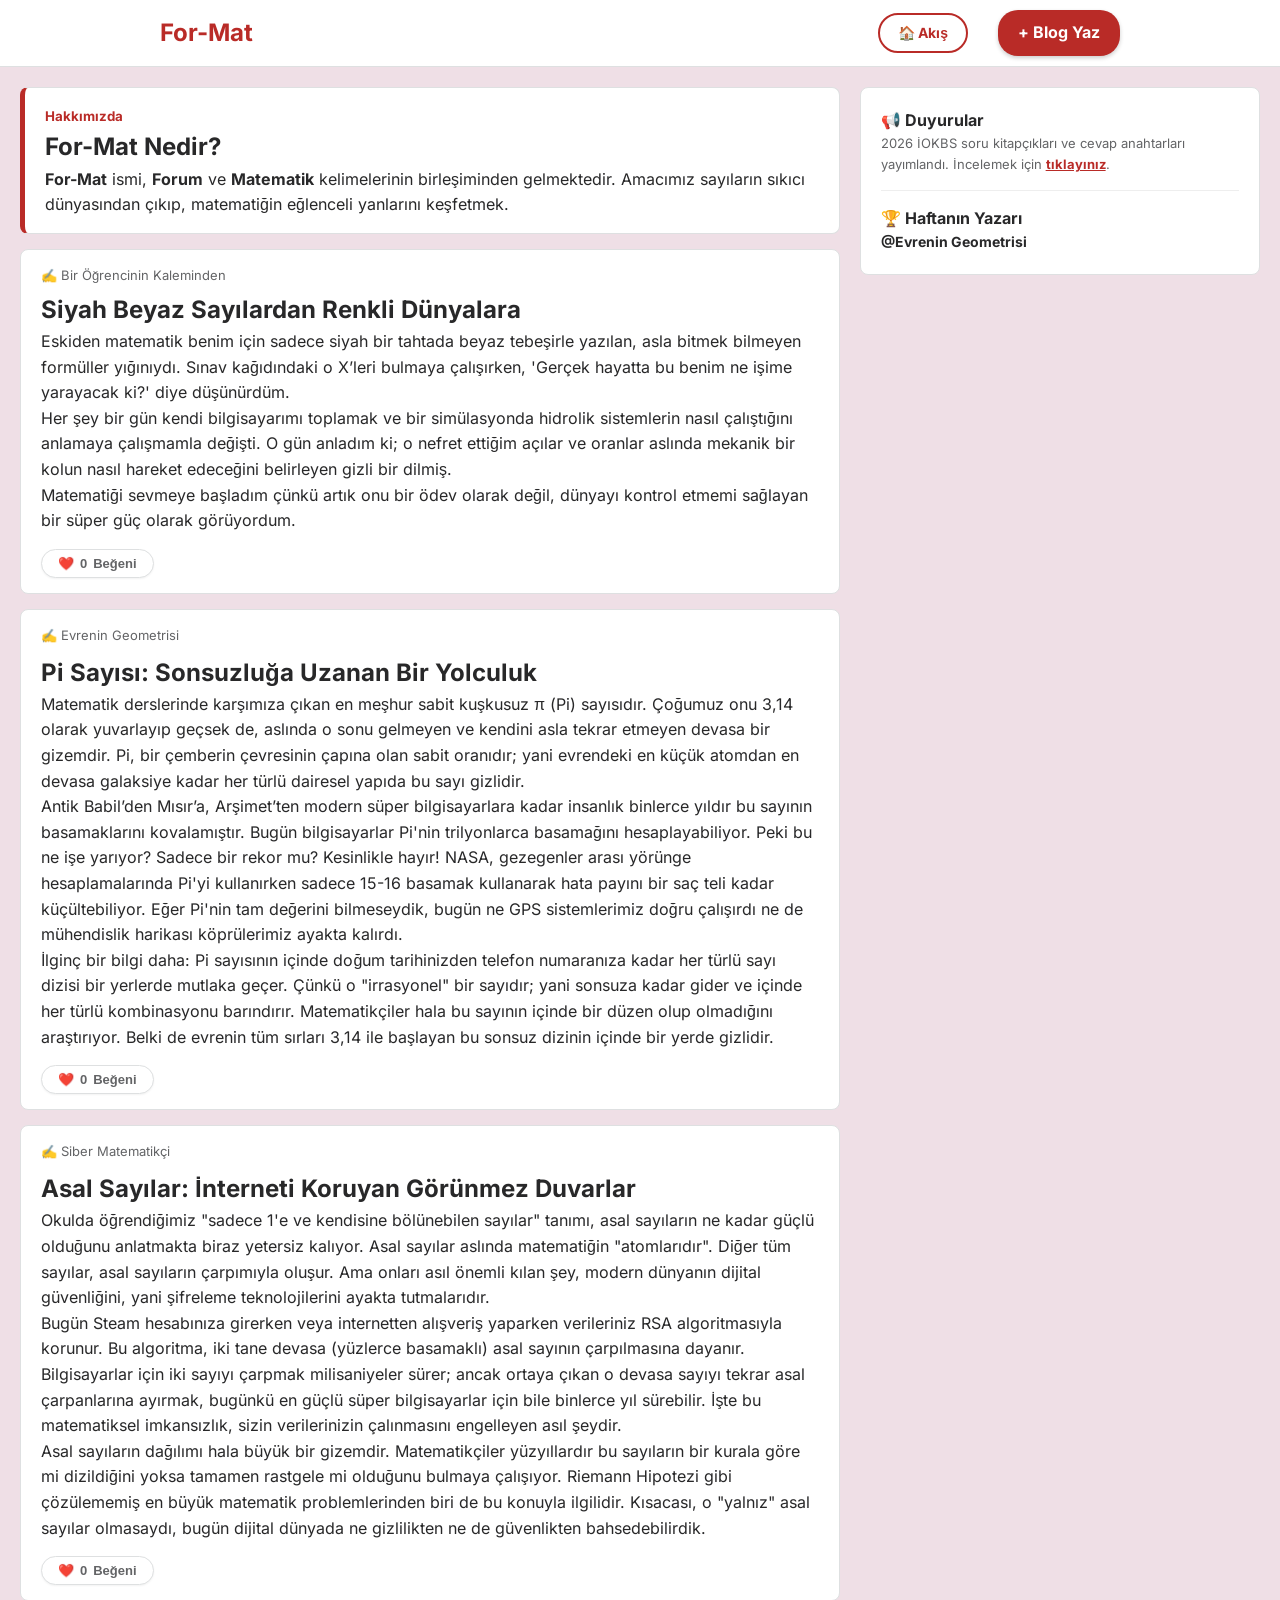
<file: index.html>
<!DOCTYPE html>
<html lang="tr">
<head>
    <meta charset="UTF-8">
    <meta name="viewport" content="width=device-width, initial-scale=1.0">
    <link rel="stylesheet" href="style.css">
    <title>For-Mat | Matematik Forumu</title>
</head>
<body>
    <header>
        <div class="nav-container">
            <a href="index.html" class="logo">For-Mat</a>
            <nav class="nav-links">
                <a href="index.html" class="btn-outline">🏠 Akış</a>
                <a href="gonder.html" class="btn-primary">+ Blog Yaz</a>
            </nav>
        </div>
    </header>

    <div class="main-layout" style="display: flex; max-width: 1500px; margin: 20px auto; gap: 20px; padding: 0 20px;">
        <main class="feed" style="flex: 1;">
            <div class="card" style="border-left: 5px solid #b92b27; cursor: default !important;">
                <small style="color: #b92b27; font-weight: bold;">Hakkımızda</small>
                <h2>For-Mat Nedir?</h2>
                <p><strong>For-Mat</strong> ismi, <strong>Forum</strong> ve <strong>Matematik</strong> kelimelerinin birleşiminden gelmektedir. Amacımız sayıların sıkıcı dünyasından çıkıp, matematiğin eğlenceli yanlarını keşfetmek.</p>
            </div>

            <div class="card" onclick="handleCardClick(event, this)">
                <div class="author-info" style="font-size: 13px; color: #636466; margin-bottom: 5px;">✍️ Bir Öğrencinin Kaleminden</div>
                <h2>Siyah Beyaz Sayılardan Renkli Dünyalara</h2>
                <p>Eskiden matematik benim için sadece siyah bir tahtada beyaz tebeşirle yazılan, asla bitmek bilmeyen formüller yığınıydı. Sınav kağıdındaki o X’leri bulmaya çalışırken, 'Gerçek hayatta bu benim ne işime yarayacak ki?' diye düşünürdüm.</p>

                <p>Her şey bir gün kendi bilgisayarımı toplamak ve bir simülasyonda hidrolik sistemlerin nasıl çalıştığını anlamaya çalışmamla değişti. O gün anladım ki; o nefret ettiğim açılar ve oranlar aslında mekanik bir kolun nasıl hareket edeceğini belirleyen gizli bir dilmiş.</p>

                <p>Matematiği sevmeye başladım çünkü artık onu bir ödev olarak değil, dünyayı kontrol etmemi sağlayan bir süper güç olarak görüyordum.</p>
                <div class="like-section">
                    <button class="like-btn" onclick="handleLike(event, 'post1')">❤️ <span id="count-post1">0</span> Beğeni</button>
                </div>
            </div>

            <div class="card" onclick="handleCardClick(event, this)">
                <div class="author-info" style="font-size: 13px; color: #636466; margin-bottom: 8px;">✍️ Evrenin Geometrisi</div>
                <h2>Pi Sayısı: Sonsuzluğa Uzanan Bir Yolculuk</h2>
                <p>Matematik derslerinde karşımıza çıkan en meşhur sabit kuşkusuz π (Pi) sayısıdır. Çoğumuz onu 3,14 olarak yuvarlayıp geçsek de, aslında o sonu gelmeyen ve kendini asla tekrar etmeyen devasa bir gizemdir. Pi, bir çemberin çevresinin çapına olan sabit oranıdır; yani evrendeki en küçük atomdan en devasa galaksiye kadar her türlü dairesel yapıda bu sayı gizlidir.</p>

    <p>Antik Babil’den Mısır’a, Arşimet’ten modern süper bilgisayarlara kadar insanlık binlerce yıldır bu sayının basamaklarını kovalamıştır. Bugün bilgisayarlar Pi'nin trilyonlarca basamağını hesaplayabiliyor. Peki bu ne işe yarıyor? Sadece bir rekor mu? Kesinlikle hayır! NASA, gezegenler arası yörünge hesaplamalarında Pi'yi kullanırken sadece 15-16 basamak kullanarak hata payını bir saç teli kadar küçültebiliyor. Eğer Pi'nin tam değerini bilmeseydik, bugün ne GPS sistemlerimiz doğru çalışırdı ne de mühendislik harikası köprülerimiz ayakta kalırdı.</p>

    <p>İlginç bir bilgi daha: Pi sayısının içinde doğum tarihinizden telefon numaranıza kadar her türlü sayı dizisi bir yerlerde mutlaka geçer. Çünkü o "irrasyonel" bir sayıdır; yani sonsuza kadar gider ve içinde her türlü kombinasyonu barındırır. Matematikçiler hala bu sayının içinde bir düzen olup olmadığını araştırıyor. Belki de evrenin tüm sırları 3,14 ile başlayan bu sonsuz dizinin içinde bir yerde gizlidir.</p>
                <div class="like-section">
                    <button class="like-btn" onclick="handleLike(event, 'post2')">❤️ <span id="count-post2">0</span> Beğeni</button>
                </div>
            </div>

            <div class="card" onclick="handleCardClick(event, this)">
                <div class="author-info" style="font-size: 13px; color: #636466; margin-bottom: 8px;">✍️ Siber Matematikçi</div>
                <h2>Asal Sayılar: İnterneti Koruyan Görünmez Duvarlar</h2>
                <p>Okulda öğrendiğimiz "sadece 1'e ve kendisine bölünebilen sayılar" tanımı, asal sayıların ne kadar güçlü olduğunu anlatmakta biraz yetersiz kalıyor. Asal sayılar aslında matematiğin "atomlarıdır". Diğer tüm sayılar, asal sayıların çarpımıyla oluşur. Ama onları asıl önemli kılan şey, modern dünyanın dijital güvenliğini, yani şifreleme teknolojilerini ayakta tutmalarıdır.</p>

    <p>Bugün Steam hesabınıza girerken veya internetten alışveriş yaparken verileriniz RSA algoritmasıyla korunur. Bu algoritma, iki tane devasa (yüzlerce basamaklı) asal sayının çarpılmasına dayanır. Bilgisayarlar için iki sayıyı çarpmak milisaniyeler sürer; ancak ortaya çıkan o devasa sayıyı tekrar asal çarpanlarına ayırmak, bugünkü en güçlü süper bilgisayarlar için bile binlerce yıl sürebilir. İşte bu matematiksel imkansızlık, sizin verilerinizin çalınmasını engelleyen asıl şeydir.</p>

    <p>Asal sayıların dağılımı hala büyük bir gizemdir. Matematikçiler yüzyıllardır bu sayıların bir kurala göre mi dizildiğini yoksa tamamen rastgele mi olduğunu bulmaya çalışıyor. Riemann Hipotezi gibi çözülememiş en büyük matematik problemlerinden biri de bu konuyla ilgilidir. Kısacası, o "yalnız" asal sayılar olmasaydı, bugün dijital dünyada ne gizlilikten ne de güvenlikten bahsedebilirdik.</p>
                <div class="like-section">
                    <button class="like-btn" onclick="handleLike(event, 'post3')">❤️ <span id="count-post3">0</span> Beğeni</button>
                </div>
            </div>
        </main>

        <aside class="right-panel" style="width: 400px;">
            <div class="sidebar-box" style="background: white; padding: 20px; border-radius: 8px; border: 1px solid #dee0e1;">
                <h4>📢 Duyurular</h4>
                <p style="font-size: 13px; color: #636466;">2026 İOKBS soru kitapçıkları ve cevap anahtarları yayımlandı. İncelemek için 

        <a href="https://odsgm.meb.gov.tr/www/ilkogretim-ve-ortaogretim-kurumlari-bursluluk-sinavi-iokbs-2026-soru-kitapciklari-ve-cevap-anahtarlari-yayimlandi/icerik/1615/tr" target="_blank" style="color: var(--quora-red); text-decoration: underline; font-weight: bold;">tıklayınız</a>.</p>
                <hr style="border: 0; border-top: 1px solid #eee; margin: 15px 0;">
                <h4>🏆 Haftanın Yazarı</h4>
                <p style="font-size: 14px; font-weight: bold;">@Evrenin Geometrisi</p>
            </div>
        </aside>
    </div>

    <div id="blogModal" class="modal">
    <div class="modal-content">
        <span class="close-btn" onclick="closeModal()">&times;</span>
        <div id="modalBody"></div> 
        
        <div class="comment-section">
            <h4>Yorum Yap</h4>
            <input type="text" id="commenterName" class="comment-input" placeholder="Adınız">
            <textarea id="commentText" class="comment-input" rows="3" placeholder="Yorumunuz..."></textarea>
            <button onclick="addComment()" class="modal-submit-btn">Gönder</button>
            <div class="comment-list" id="commentList"></div>
        </div>
    </div>
</div>

    <script>
// GLOBAL HAFIZA: Hangi yazının açık olduğunu burada tutacağız
let currentOpenPostId = null;

// Sayfa ilk açıldığında sadece beğenileri yükle (yorumlar modal açılınca yüklenecek)
window.onload = function() {
    loadLikes();
};

function handleCardClick(event, cardElement) {
    if (event.target.tagName === 'BUTTON' || event.target.closest('button')) return;

    // EFSANE HAMLE: Tıklanan kartın içindeki beğeni butonundan post ID'sini ('post1', 'post2' vb.) çalıyoruz!
    const likeBtn = cardElement.querySelector('.like-btn');
    if (likeBtn) {
        const match = likeBtn.getAttribute('onclick').match(/'([^']+)'/);
        if (match) {
            currentOpenPostId = match[1]; // Hangi yazıya tıkladığımızı hafızaya aldık
        }
    }

    const title = cardElement.querySelector('h2') ? cardElement.querySelector('h2').innerText : "Başlık Yok";
    const paragraphs = cardElement.querySelectorAll('p');
    
    let fullContent = `<h2>${title}</h2>`;
    paragraphs.forEach(p => {
        fullContent += `<p>${p.innerText}</p>`;
    });

    openModal(fullContent);
}

function openModal(content) {
    const modal = document.getElementById('blogModal');
    const modalBody = document.getElementById('modalBody');
    
    if (modal && modalBody) {
        modalBody.innerHTML = content;
        modal.style.display = "block";
        document.body.style.overflow = "hidden";
        
        // Modal açıldığında SADECE O YAZININ yorumlarını yükle
        loadComments(); 
    }
}

function closeModal() {
    document.getElementById('blogModal').style.display = "none";
    document.body.style.overflow = "auto";
    currentOpenPostId = null; // Kapatınca hafızayı sıfırla
}

// Beğeni fonksiyonu (Aynı kaldı)
function handleLike(event, postId) {
    event.stopPropagation(); 
    const checkLike = localStorage.getItem('userLiked-' + postId);
    if (checkLike === 'true') {
        console.log("Zaten beğenilmiş."); 
        return;
    }
    let currentLikes = parseInt(localStorage.getItem('likes-' + postId)) || 0;
    currentLikes++;
    localStorage.setItem('likes-' + postId, currentLikes);
    localStorage.setItem('userLiked-' + postId, 'true'); 
    renderLikeStatus(postId, currentLikes);
}

// Görsel Güncelleme (Aynı kaldı)
function renderLikeStatus(postId, count) {
    const likeBtn = document.querySelector(`button[onclick*="${postId}"]`);
    const countSpan = document.getElementById('count-' + postId);
    if (countSpan) countSpan.innerText = count;
    if (localStorage.getItem('userLiked-' + postId) === 'true') {
        likeBtn.classList.add('is-liked');
        likeBtn.innerHTML = `❤️ <span id="count-${postId}">${count}</span> Beğenildi`;
    }
}

// Uygulama açıldığında tüm beğenileri kontrol et
function loadLikes() {
    const postIds = ['post1', 'post2', 'post3']; 
    postIds.forEach(id => {
        const savedCount = localStorage.getItem('likes-' + id) || 0;
        renderLikeStatus(id, savedCount);
    });
}

// YORUM EKLEME (Güncellendi!)
function addComment() {
    const name = document.getElementById('commenterName').value;
    const text = document.getElementById('commentText').value;
    
    // Eğer isim, yorum yazılmışsa ve bir post açıksa işlemi yap
    if(name && text && currentOpenPostId) {
        const commentData = { name: name, text: text, date: new Date().toLocaleString() };
        
        // Yorumları GENEL listeye değil, sadece AÇIK OLAN POSTUN listesine kaydet
        const storageKey = 'myComments-' + currentOpenPostId; 
        let comments = JSON.parse(localStorage.getItem(storageKey)) || [];
        
        comments.push(commentData);
        localStorage.setItem(storageKey, JSON.stringify(comments));
        
        displayComment(commentData);

        // Gönderdikten sonra kutuları temizle
        document.getElementById('commenterName').value = '';
        document.getElementById('commentText').value = '';
    }
}

// YORUMLARI YÜKLEME (Güncellendi!)
function loadComments() {
    const list = document.getElementById('commentList');
    list.innerHTML = ''; // Önce eski yorumları ekrandan temizle
    
    if (!currentOpenPostId) return; // Açık post yoksa dur

    // Sadece AÇIK OLAN POSTUN hafızadaki yorumlarını bul ve getir
    const storageKey = 'myComments-' + currentOpenPostId;
    let comments = JSON.parse(localStorage.getItem(storageKey)) || [];
    comments.forEach(c => displayComment(c));
}

// Yorumları Ekrana Yazdırma Fonksiyonu
function displayComment(c) {
    const list = document.getElementById('commentList');
    const item = document.createElement('div');
    item.className = 'comment-item';
    item.innerHTML = `<strong>${c.name}</strong>: ${c.text} <br><small style="color:#888">${c.date}</small>`;
    list.prepend(item);
}

// Pencere dışına tıklanınca modalı kapatma
window.onclick = function(event) {
    if (event.target == document.getElementById('blogModal')) closeModal();
}
    </script>
</body>
</html>
</file>
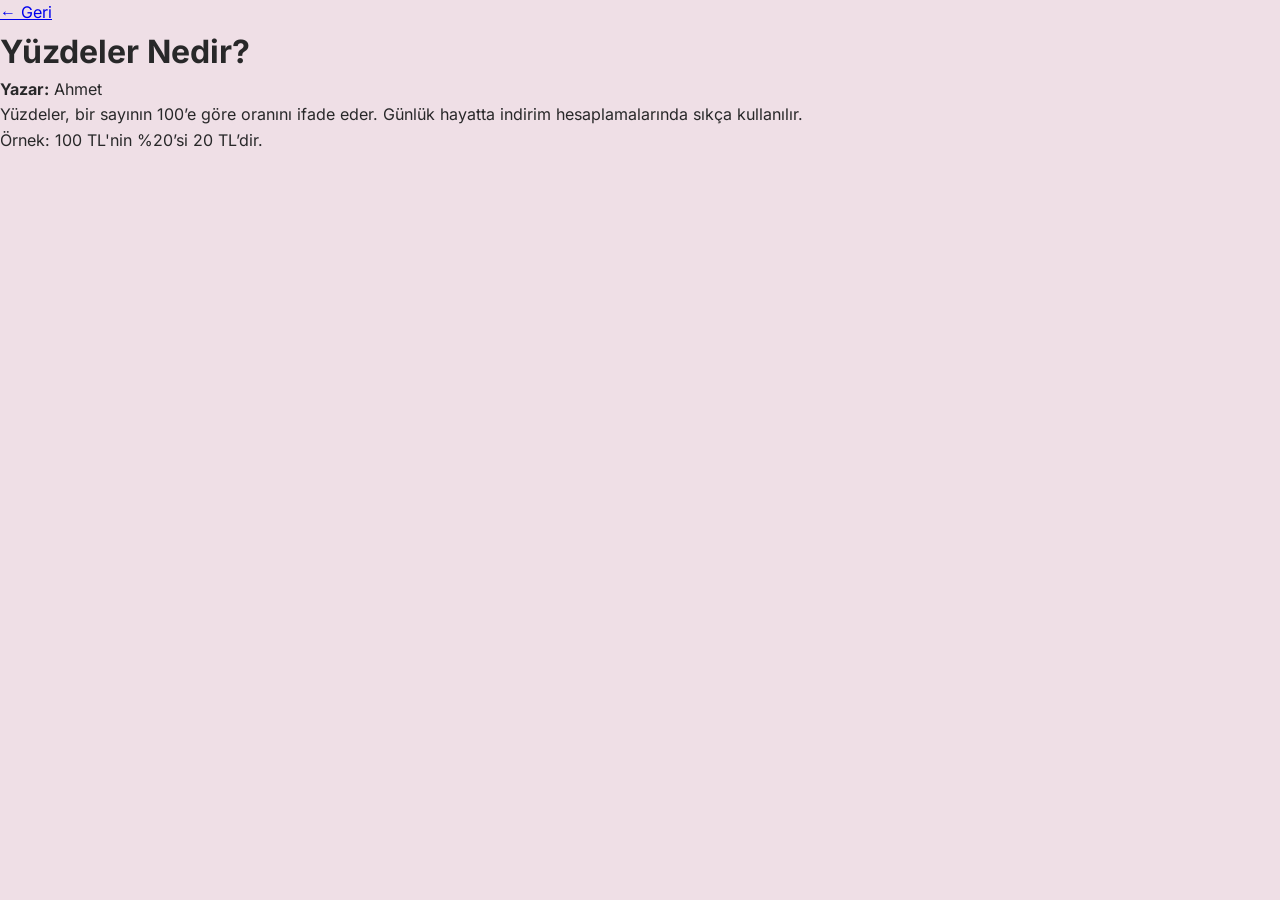
<file: blog.html>
<!DOCTYPE html>
<html lang="tr">
<head>
    <meta charset="UTF-8">
    <title>Blog Yazısı</title>
    <link rel="stylesheet" href="style.css">
</head>
<body>

<a href="index.html">← Geri</a>

<h1>Yüzdeler Nedir?</h1>

<p><b>Yazar:</b> Ahmet</p>

<p>
Yüzdeler, bir sayının 100’e göre oranını ifade eder.
Günlük hayatta indirim hesaplamalarında sıkça kullanılır.
</p>

<p>
Örnek: 100 TL'nin %20’si 20 TL’dir.
</p>

</body>
</html>
</file>
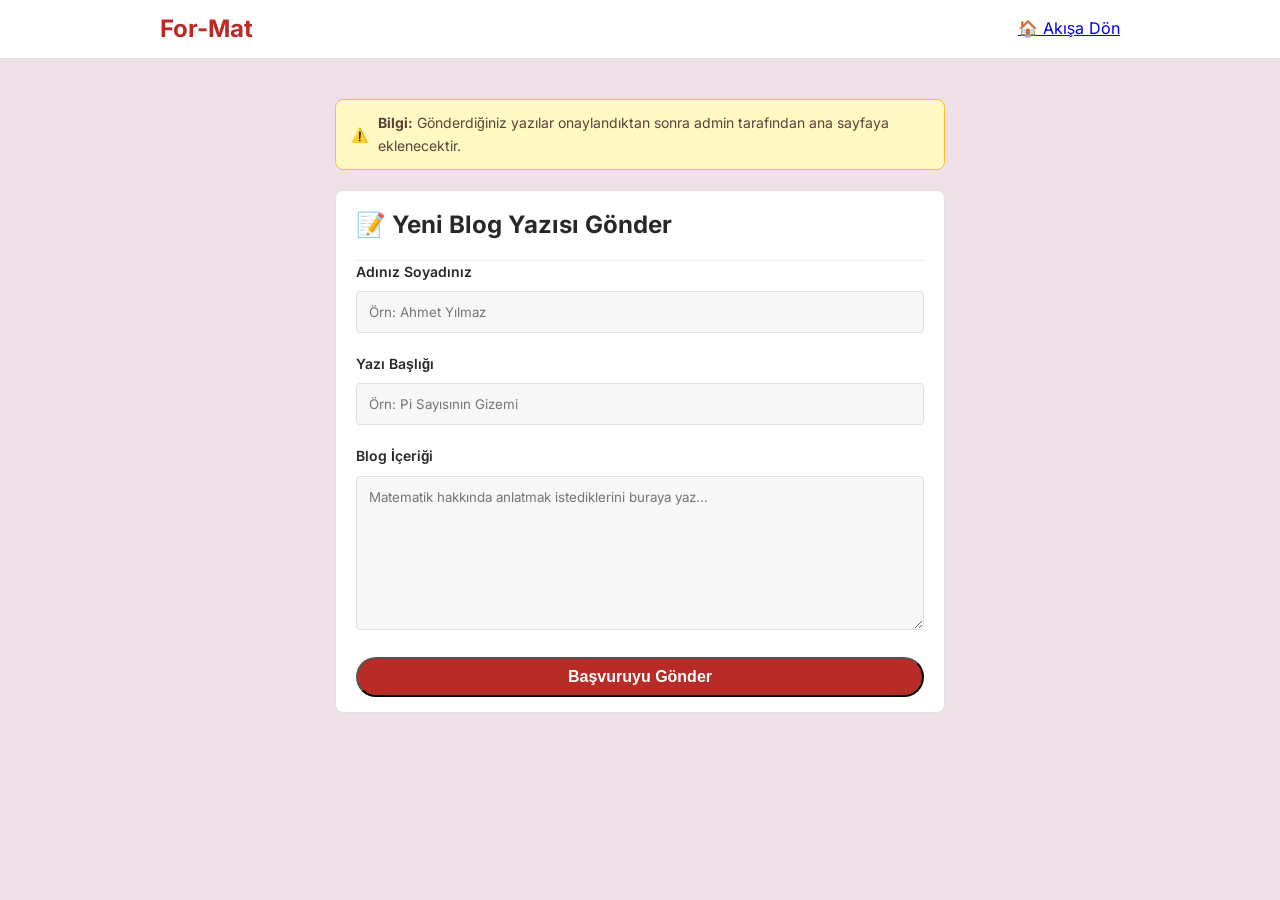
<file: gonder.html>
<!DOCTYPE html>
<html lang="tr">
<head>
    <meta charset="UTF-8">
    <meta name="viewport" content="width=device-width, initial-scale=1.0">
    <link rel="stylesheet" href="style.css">
    <title>Yazı Gönder | For-Mat</title>
    <style>
        /* Sadece bu sayfaya özel ek düzenleme */
        .form-container {
            max-width: 650px;
            margin: 40px auto;
            padding: 0 20px;
        }
        
        .info-banner {
            background-color: #fff9c4;
            border: 1px solid #fbc02d;
            border-radius: 8px;
            padding: 12px 15px;
            margin-bottom: 20px;
            font-size: 14px;
            color: #5d4037;
            display: flex;
            align-items: center;
            gap: 10px;
        }

        .form-group {
            margin-bottom: 20px;
        }

        label {
            display: block;
            font-weight: 600;
            margin-bottom: 8px;
            font-size: 14px;
            color: #282829;
        }

        input[type="text"], 
        textarea {
            width: 100%;
            padding: 12px;
            border: 1px solid #dee0e1;
            border-radius: 4px;
            background-color: #f7f7f8;
            font-family: inherit;
            box-sizing: border-box; /* Taşmayı önler */
        }

        input:focus, textarea:focus {
            outline: none;
            border-color: #b92b27;
            background-color: #fff;
        }
    </style>
</head>
<body>

<header>
    <div class="nav-container">
        <a href="index.html" class="logo">For-Mat</a>
        <nav class="nav-links">
            <a href="index.html">🏠 Akışa Dön</a>
        </nav>
    </div>
</header>

<div class="form-container">
    <div class="info-banner">
        <span>⚠️</span>
        <span><strong>Bilgi:</strong> Gönderdiğiniz yazılar onaylandıktan sonra admin tarafından ana sayfaya eklenecektir.</span>
    </div>

    <div class="card">
        <h2 style="margin-top: 0; border-bottom: 1px solid #eee; padding-bottom: 15px;">📝 Yeni Blog Yazısı Gönder</h2>
        
        <form action="https://formspree.io/f/mzdylzbe" method="POST">
            <div class="form-group">
                <label>Adınız Soyadınız</label>
                <input type="text" name="name" placeholder="Örn: Ahmet Yılmaz" required>
            </div>

            <div class="form-group">
                <label>Yazı Başlığı</label>
                <input type="text" name="title" placeholder="Örn: Pi Sayısının Gizemi" required>
            </div>

            <div class="form-group">
                <label>Blog İçeriği</label>
                <textarea name="message" rows="8" placeholder="Matematik hakkında anlatmak istediklerini buraya yaz..." required></textarea>
            </div>

            <button type="submit" class="btn-primary" style="width: 100%; padding: 12px; font-size: 16px;">
                Başvuruyu Gönder
            </button>
        </form>
    </div>
</div>

</body>
</html>
</file>
<file: style.css>
/* inter-regular - latin */
@font-face {
  font-display: swap;
  font-family: 'Inter';
  font-style: normal;
  font-weight: 400;
  src: url('fonts/inter-v20-latin-regular.woff2') format('woff2');
}

/* inter-500 - latin */
@font-face {
  font-family: 'Inter';
  font-style: normal;
  font-weight: 500;
  src: url('fonts/inter-v20-latin-500.woff2') format('woff2');
}

/* inter-600 - latin */
@font-face {
  font-family: 'Inter';
  font-style: normal;
  font-weight: 600;
  src: url('fonts/inter-v20-latin-600.woff2') format('woff2');
}

/* inter-700 - latin */
@font-face {
  font-family: 'Inter';
  font-style: normal;
  font-weight: 700;
  src: url('fonts/inter-v20-latin-700.woff2') format('woff2');
}

:root {
    --quora-red: #b92b27;
    --bg-gray: #dbb9c871;
    --border-color: #dee0e1;
    --text-main: #282829;
    --text-dark: #1a1a1b;
    --text-muted: #636466;
}

* { box-sizing: border-box; margin: 0; padding: 0; }

body {
    font-family: 'Inter', sans-serif;
    background-color: var(--bg-gray);
    color: var(--text-main);
    line-height: 1.6;
}

header {
    background: white;
    border-bottom: 1px solid var(--border-color);
    padding: 10px 0;
    position: sticky;
    top: 0;
    z-index: 100;
}

.nav-container {
    max-width: 1000px;
    margin: 0 auto;
    display: flex;
    justify-content: space-between;
    align-items: center;
    padding: 0 20px;
}

.logo {
    color: var(--quora-red);
    font-size: 24px;
    font-weight: 800;
    text-decoration: none;
}

.main-layout {
    display: grid;
    grid-template-columns: 220px 1fr; 
    gap: 30px;
    max-width: 1100px;
    margin: 25px auto;
    padding: 0 20px;
}

.card {
    background: white;
    border: 1px solid var(--border-color);
    border-radius: 8px;
    padding: 15px 20px;
    margin-bottom: 15px;
    cursor: pointer; /* Karta tıklanabileceğini belli eder */
}

/* --- MOBİL AYARLAR --- */
@media (max-width: 800px) {
    .main-layout { grid-template-columns: 1fr; }
    .sidebar, .right-panel { display: none; }
} 

.btn-primary {
    display: inline-block !important; /* Görünürlüğü zorla */
    background-color: #b92b27 !important; /* Kırmızı renk */
    color: white !important; /* Beyaz yazı */
    padding: 8px 15px !important; /* Boşluk */
    border-radius: 20px !important; /* Yuvarlak köşeler */
    text-decoration: none !important; /* Alt çizgiyi kaldır */
    font-weight: bold !important; /* Kalın yazı */
}

/* --- MODAL (PENCERE) AYARLARI (Medya sorgusunun dışında olmalı) --- */
.modal {
    display: none; 
    position: fixed; 
    z-index: 9999; 
    left: 0;
    top: 0;
    width: 100%;
    height: 100%;
    background-color: rgba(0,0,0,0.8); 
    overflow-y: auto; 
}

.modal-content {
    background-color: #fff;
    margin: 50px auto;
    padding: 30px;
    border-radius: 12px;
    width: 90%;
    max-width: 600px;
    position: relative;
}

.close-btn {
    position: absolute;
    right: 20px;
    top: 15px;
    font-size: 30px;
    cursor: pointer;
}


.comment-input {
    width: 100%;
    margin-bottom: 10px;
    padding: 10px;
    border: 1px solid #ddd;
    border-radius: 5px;
} 

.modal-submit-btn {
    background-color: #b92b27;
    color: white;
    border: none;
    padding: 12px 20px;
    border-radius: 8px;
    font-weight: bold;
    cursor: pointer;
    width: 100%;
    margin-top: 10px;
    display: block !important;
    transition: background 0.3s;
}

.modal-submit-btn:hover {
    background-color: #9b2421;
}

/* style.css dosyasının EN ALTINA, tüm parantezlerin dışına yapıştır */

header .nav-links a.btn-primary {
    display: inline-block !important;
    visibility: visible !important;
    opacity: 1 !important;
    background-color: #b92b27 !important; /* Quora Kırmızısı */
    color: #ffffff !important; /* Kar beyazı yazı */
    padding: 10px 20px !important;
    border-radius: 20px !important;
    text-decoration: none !important;
    font-weight: 700 !important;
    margin-left: 15px !important;
    box-shadow: 0 2px 4px rgba(0,0,0,0.2) !important;
    border: none !important;
}

/* Üstüne gelince rengi hafif değişsin */
header .nav-links a.btn-primary:hover {
    background-color: #9b2421 !important;
    color: #ffffff !important;
}

/* Menüdeki butonların arasını açan flex yapısı */
.nav-links {
    display: flex;
    align-items: center;
    gap: 15px; /* Butonların arasındaki boşluk */
}

/* Akış Butonu - Kırmızı Çerçeveli */
.btn-outline {
    color: var(--quora-red) !important;
    border: 2px solid var(--quora-red) !important;
    padding: 7px 18px !important;
    border-radius: 20px !important;
    text-decoration: none !important;
    font-weight: bold !important;
    font-size: 14px;
    transition: all 0.3s ease;
    display: flex;
    align-items: center;
}

/* Akış butonuna mouse ile gelince içi dolsun (opsiyonel ama şık durur) */
.btn-outline:hover {
    background-color: var(--quora-red);
    color: white !important;
}

/* Blog Yaz butonu için de padding'i eşitleyelim ki aynı boyda olsunlar */
.btn-primary {
    padding: 9px 18px !important; /* Çerçeveli butonla hizalanması için */
}
/* BEĞENİ BUTONU MODERN STİL */
.like-btn {
  margin-top: 15px; /* Kartın içeriğinden biraz aşağı insin */
  background-color: #fff; /* Temiz, beyaz arka plan */
  border: 1px solid #dee0e1; /* İnce, gri kenarlık */
  border-radius: 20px; /* Modern, yuvarlak (pill-shape) köşeler */
  color: #636466; /* Yazı rengi gri */
  padding: 6px 16px; /* Butonun içi dolgun ve geniş dursun */
  font-size: 13px; /* Yazı boyutu */
  cursor: pointer; /* Üzerine gelince el işareti çıksın */
  display: flex; /* Kalp ve metni yan yana hizalamak için */
  align-items: center; /* Dikeyde merkezlemek için */
  gap: 6px; /* Kalp simgesi ve metin arasındaki boşluk */
  font-weight: 600; /* Yazıyı kalın yapıp dikkat çekelim */
  transition: all 0.2s ease; /* Hover (üzerine gelme) efekti için yumuşak geçiş */
  outline: none; /* Tıklandığında çıkan odak çerçevesini kaldır */
  box-shadow: 0 1px 2px rgba(0,0,0,0.05); /* Hafif gölge ile derinlik katalım */
}

/* ÜZERİNE GELİNDİĞİNDE (HOVER) OLACAKLAR */
.like-btn:hover {
  background-color: #ffebee; /* Arka plan temanın kırmızısının çok açık tonu olsun */
  border-color: #b92b27; /* Kenarlık temanın kırmızısı olsun */
  color: #b92b27; /* Yazı temanın kırmızısı olsun */
  box-shadow: 0 2px 4px rgba(185,43,39,0.2); /* Kırmızımsı, daha belirgin gölge */
}
</file>
